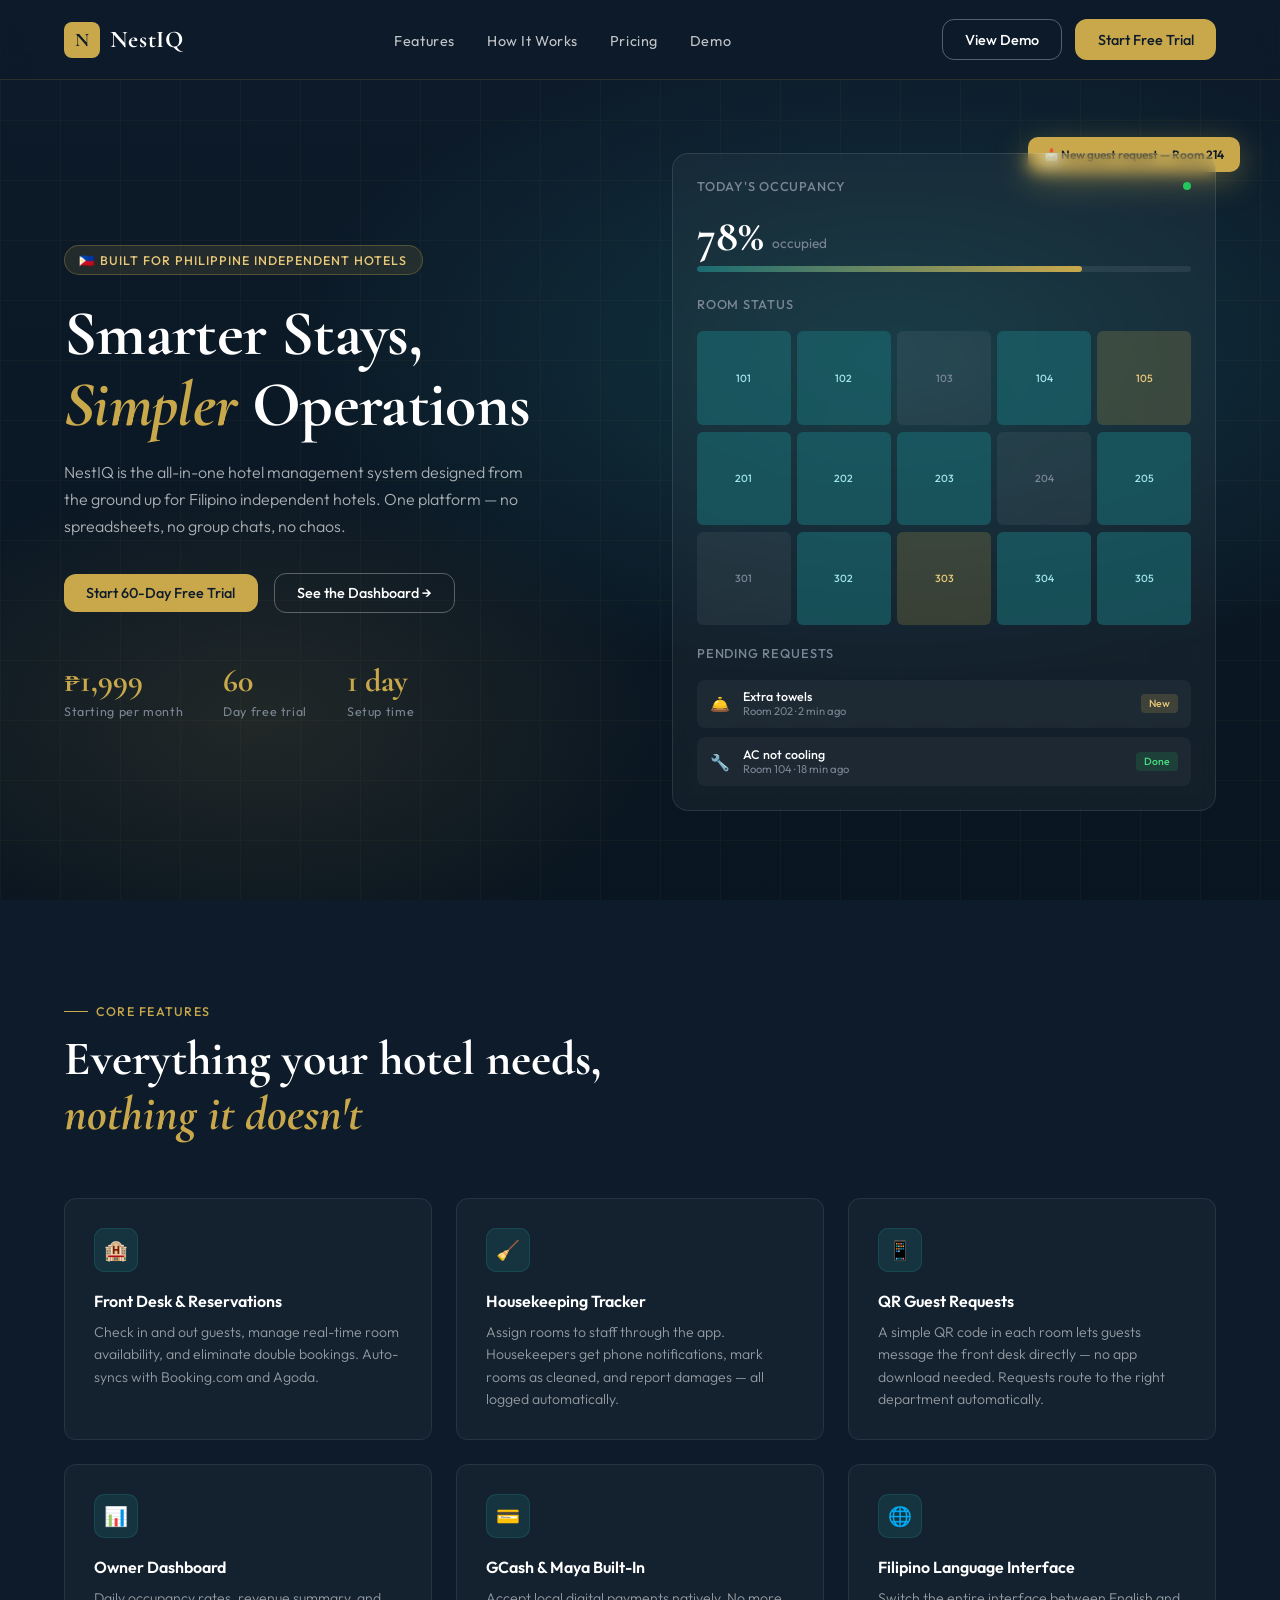
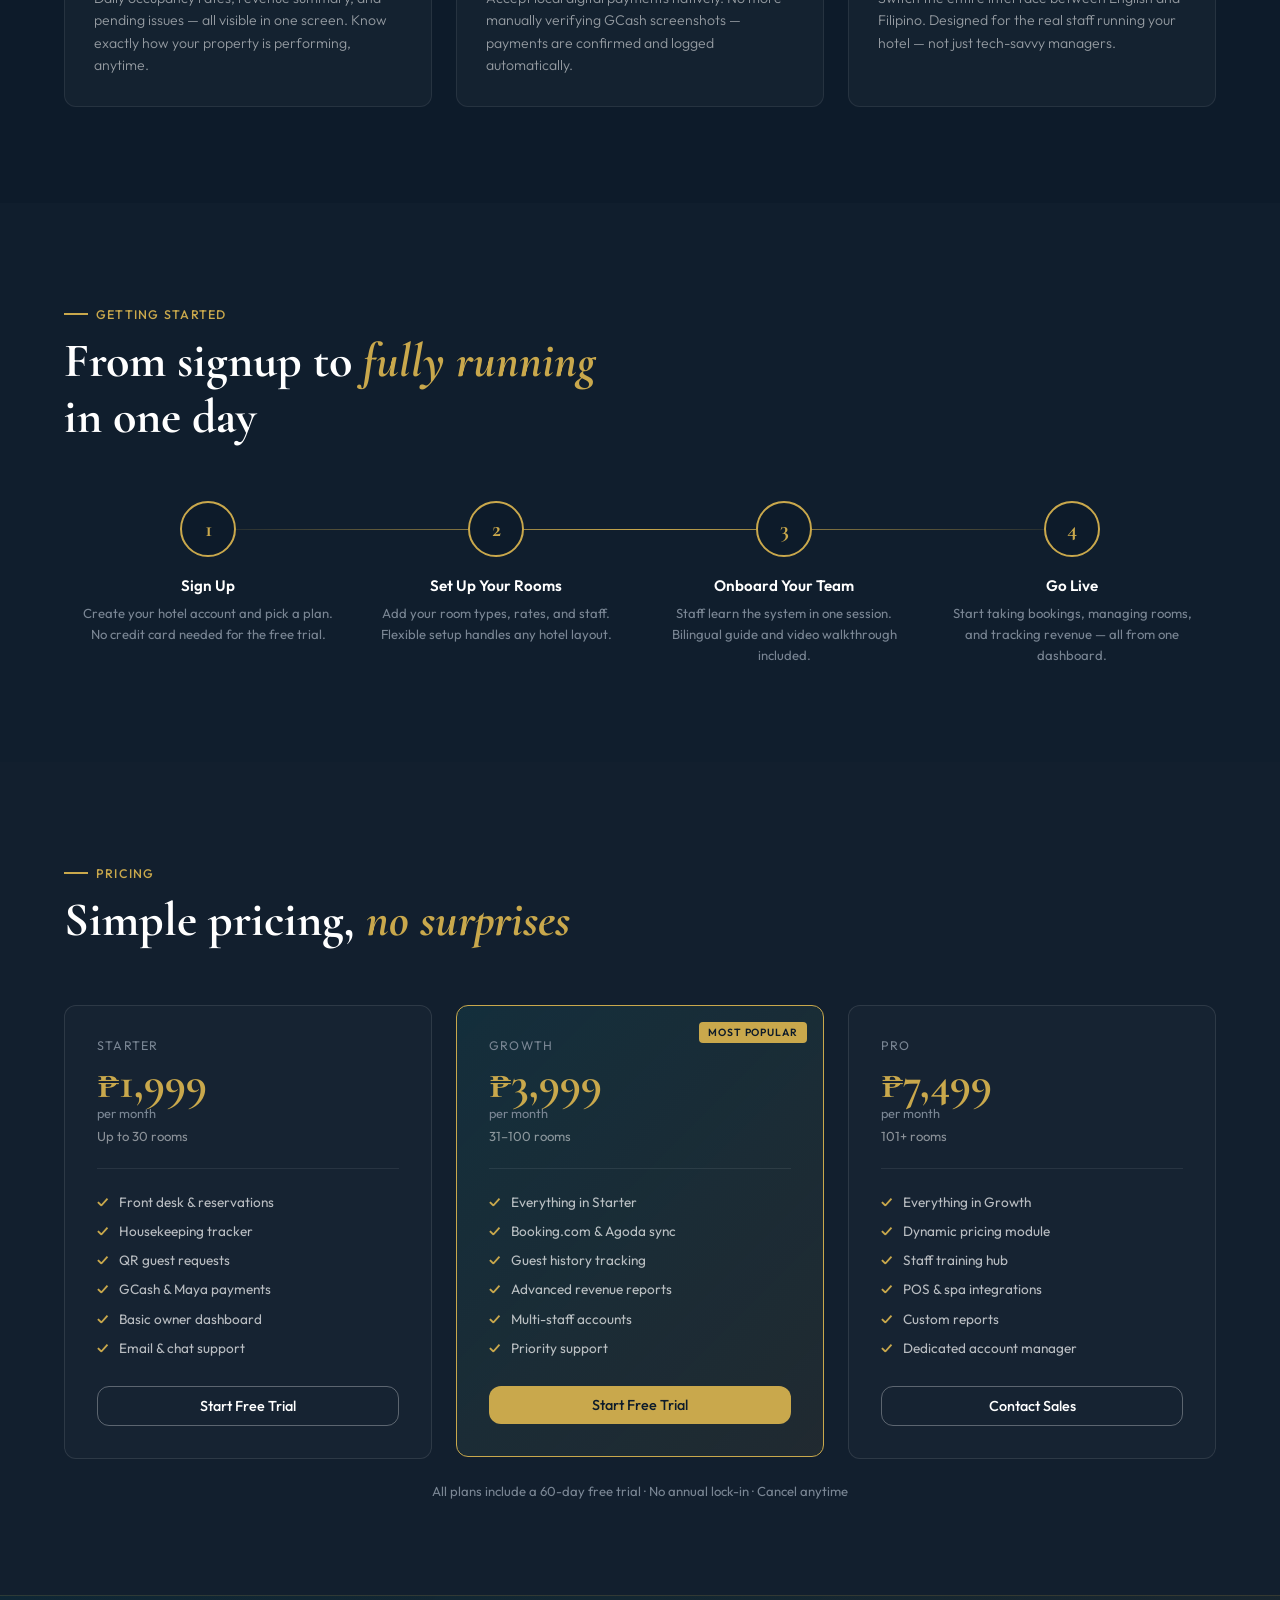
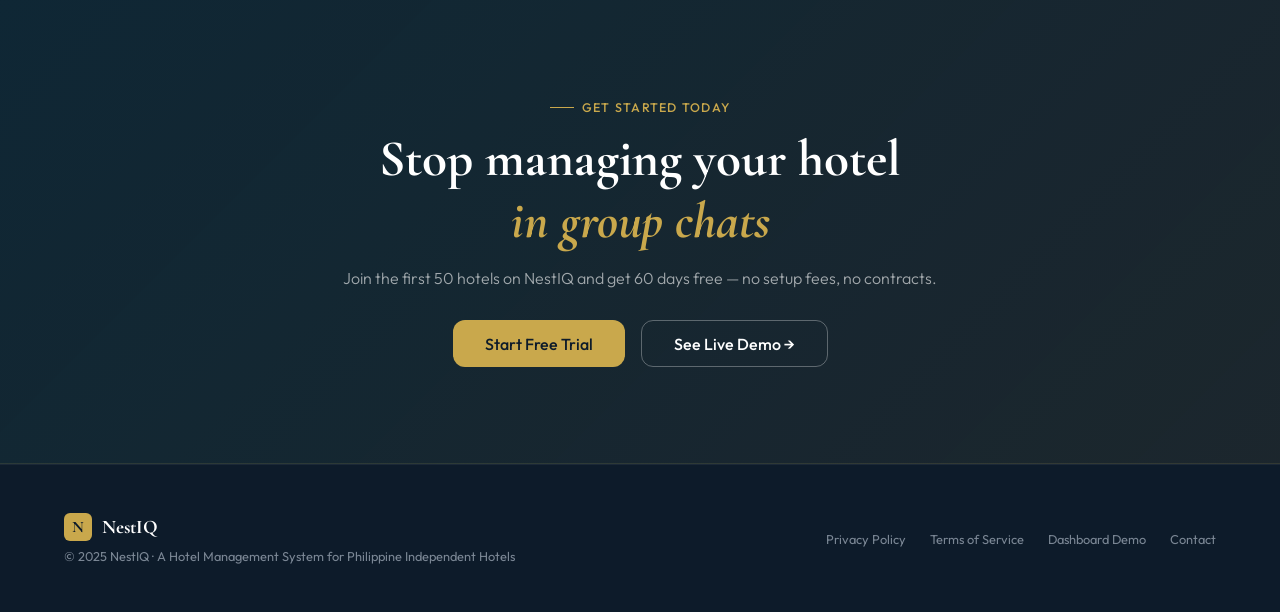
<file: index.html>
<!DOCTYPE html>
<html lang="en">
<head>
  <meta charset="UTF-8" />
  <meta name="viewport" content="width=device-width, initial-scale=1.0" />
  <title>NestIQ — Smarter Stays, Simpler Operations</title>
  <link rel="preconnect" href="https://fonts.googleapis.com" />
  <link rel="preconnect" href="https://fonts.gstatic.com" crossorigin />
  <link href="https://fonts.googleapis.com/css2?family=Cormorant+Garamond:ital,wght@0,400;0,600;0,700;1,400;1,600&family=Outfit:wght@300;400;500;600&display=swap" rel="stylesheet" />
  <style>
    *, *::before, *::after { box-sizing: border-box; margin: 0; padding: 0; }

    :root {
      --ink:      #0d1b2a;
      --ink-soft: #2c3e50;
      --gold:     #c9a84c;
      --gold-lt:  #e8c87a;
      --teal:     #1a6b72;
      --teal-lt:  #229aa5;
      --sand:     #f5f0e8;
      --sand-dk:  #e8e0d0;
      --white:    #ffffff;
      --muted:    #7a8694;
      --radius:   12px;
    }

    html { scroll-behavior: smooth; }

    body {
      font-family: 'Outfit', sans-serif;
      background: var(--ink);
      color: var(--white);
      overflow-x: hidden;
    }

    /* ── NAV ── */
    nav {
      position: fixed; top: 0; left: 0; right: 0; z-index: 100;
      display: flex; align-items: center; justify-content: space-between;
      padding: 1.2rem 5%;
      background: rgba(13, 27, 42, 0.85);
      backdrop-filter: blur(12px);
      border-bottom: 1px solid rgba(201,168,76,0.15);
      transition: background 0.3s;
    }

    .nav-logo {
      display: flex; align-items: center; gap: 0.6rem;
      text-decoration: none;
    }
    .nav-logo .logo-mark {
      width: 36px; height: 36px; background: var(--gold);
      border-radius: 8px; display: grid; place-items: center;
      font-family: 'Cormorant Garamond', serif;
      font-size: 1.2rem; font-weight: 700; color: var(--ink);
    }
    .nav-logo .logo-text {
      font-family: 'Cormorant Garamond', serif;
      font-size: 1.5rem; font-weight: 700; color: var(--white);
      letter-spacing: 0.03em;
    }

    .nav-links { display: flex; align-items: center; gap: 2rem; list-style: none; }
    .nav-links a {
      color: rgba(255,255,255,0.75); text-decoration: none;
      font-size: 0.9rem; font-weight: 400; letter-spacing: 0.04em;
      transition: color 0.2s;
    }
    .nav-links a:hover { color: var(--gold); }

    .btn {
      display: inline-flex; align-items: center; gap: 0.5rem;
      padding: 0.65rem 1.4rem; border-radius: var(--radius);
      font-family: 'Outfit', sans-serif; font-size: 0.9rem;
      font-weight: 500; text-decoration: none; cursor: pointer;
      border: none; transition: all 0.2s;
    }
    .btn-gold {
      background: var(--gold); color: var(--ink);
    }
    .btn-gold:hover { background: var(--gold-lt); transform: translateY(-1px); }
    .btn-outline {
      background: transparent; color: var(--white);
      border: 1.5px solid rgba(255,255,255,0.3);
    }
    .btn-outline:hover { border-color: var(--gold); color: var(--gold); }

    /* ── HERO ── */
    .hero {
      min-height: 100vh;
      display: grid; place-items: center;
      position: relative; overflow: hidden;
      padding: 8rem 5% 4rem;
    }

    .hero-bg {
      position: absolute; inset: 0; z-index: 0;
      background:
        radial-gradient(ellipse 80% 60% at 70% 40%, rgba(26,107,114,0.35) 0%, transparent 60%),
        radial-gradient(ellipse 60% 50% at 20% 80%, rgba(201,168,76,0.12) 0%, transparent 55%),
        linear-gradient(180deg, #0d1b2a 0%, #091520 100%);
    }

    .hero-grid {
      position: absolute; inset: 0; z-index: 0; opacity: 0.04;
      background-image:
        linear-gradient(var(--gold) 1px, transparent 1px),
        linear-gradient(90deg, var(--gold) 1px, transparent 1px);
      background-size: 60px 60px;
    }

    .hero-inner {
      position: relative; z-index: 1;
      display: grid; grid-template-columns: 1fr 1fr;
      gap: 4rem; align-items: center; max-width: 1200px; width: 100%;
    }

    .hero-badge {
      display: inline-flex; align-items: center; gap: 0.5rem;
      background: rgba(201,168,76,0.12); border: 1px solid rgba(201,168,76,0.3);
      color: var(--gold-lt); padding: 0.4rem 0.9rem; border-radius: 100px;
      font-size: 0.78rem; font-weight: 500; letter-spacing: 0.08em;
      text-transform: uppercase; margin-bottom: 1.5rem;
      animation: fadeUp 0.6s ease both;
    }

    .hero-title {
      font-family: 'Cormorant Garamond', serif;
      font-size: clamp(2.8rem, 5vw, 4.2rem);
      font-weight: 700; line-height: 1.1;
      letter-spacing: -0.01em;
      animation: fadeUp 0.6s 0.1s ease both;
    }

    .hero-title em {
      font-style: italic; color: var(--gold);
    }

    .hero-sub {
      margin-top: 1.2rem;
      color: rgba(255,255,255,0.65); line-height: 1.7;
      font-size: 1rem; font-weight: 300; max-width: 460px;
      animation: fadeUp 0.6s 0.2s ease both;
    }

    .hero-actions {
      display: flex; align-items: center; gap: 1rem; margin-top: 2rem;
      animation: fadeUp 0.6s 0.3s ease both;
    }

    .hero-stats {
      display: flex; gap: 2.5rem; margin-top: 3rem;
      animation: fadeUp 0.6s 0.4s ease both;
    }
    .stat-item { display: flex; flex-direction: column; gap: 0.2rem; }
    .stat-num {
      font-family: 'Cormorant Garamond', serif;
      font-size: 2rem; font-weight: 700; color: var(--gold);
    }
    .stat-label { font-size: 0.78rem; color: var(--muted); letter-spacing: 0.05em; }

    /* hero dashboard mockup */
    .hero-visual {
      position: relative;
      animation: fadeUp 0.8s 0.2s ease both;
    }

    .dashboard-card {
      background: rgba(255,255,255,0.04);
      border: 1px solid rgba(255,255,255,0.1);
      border-radius: 16px;
      padding: 1.5rem;
      backdrop-filter: blur(8px);
    }

    .dc-header {
      display: flex; align-items: center; justify-content: space-between;
      margin-bottom: 1.2rem;
    }
    .dc-title {
      font-size: 0.8rem; font-weight: 500; letter-spacing: 0.06em;
      text-transform: uppercase; color: var(--muted);
    }
    .dc-dot { width: 8px; height: 8px; border-radius: 50%; background: #22c55e; }

    .dc-occ-row { display: flex; align-items: flex-end; gap: 0.5rem; margin-bottom: 0.5rem; }
    .dc-occ-num {
      font-family: 'Cormorant Garamond', serif;
      font-size: 2.8rem; font-weight: 700; line-height: 1;
    }
    .dc-occ-unit { color: var(--muted); font-size: 0.85rem; padding-bottom: 0.4rem; }
    .dc-occ-bar {
      height: 6px; background: rgba(255,255,255,0.08);
      border-radius: 3px; overflow: hidden; margin-bottom: 1.5rem;
    }
    .dc-occ-fill {
      height: 100%; width: 78%; border-radius: 3px;
      background: linear-gradient(90deg, var(--teal), var(--gold));
    }

    .dc-rooms { display: grid; grid-template-columns: repeat(5,1fr); gap: 0.4rem; margin-bottom: 1.2rem; }
    .room-chip {
      aspect-ratio: 1; border-radius: 6px; display: grid; place-items: center;
      font-size: 0.65rem; font-weight: 500;
    }
    .room-chip.occ  { background: rgba(26,107,114,0.6); color: #a0e4e9; }
    .room-chip.free { background: rgba(255,255,255,0.06); color: var(--muted); }
    .room-chip.dirt { background: rgba(201,168,76,0.2); color: var(--gold-lt); }

    .dc-requests { display: flex; flex-direction: column; gap: 0.6rem; }
    .req-item {
      display: flex; align-items: center; gap: 0.8rem;
      background: rgba(255,255,255,0.04); border-radius: 8px; padding: 0.6rem 0.8rem;
    }
    .req-icon { font-size: 1rem; }
    .req-text { flex: 1; }
    .req-name { font-size: 0.78rem; font-weight: 500; }
    .req-room { font-size: 0.7rem; color: var(--muted); }
    .req-badge {
      font-size: 0.65rem; padding: 0.2rem 0.5rem; border-radius: 4px; font-weight: 500;
    }
    .req-badge.new { background: rgba(201,168,76,0.2); color: var(--gold-lt); }
    .req-badge.done { background: rgba(34,197,94,0.15); color: #4ade80; }

    .float-notif {
      position: absolute; top: -1rem; right: -1.5rem;
      background: var(--gold); color: var(--ink);
      border-radius: 10px; padding: 0.6rem 1rem;
      font-size: 0.75rem; font-weight: 600;
      box-shadow: 0 8px 32px rgba(201,168,76,0.4);
      animation: floatBob 3s ease-in-out infinite;
    }

    @keyframes floatBob {
      0%,100% { transform: translateY(0); }
      50%      { transform: translateY(-6px); }
    }

    /* ── FEATURES ── */
    .section { padding: 6rem 5%; }
    .section-inner { max-width: 1200px; margin: 0 auto; }

    .section-label {
      display: inline-flex; align-items: center; gap: 0.5rem;
      color: var(--gold); font-size: 0.78rem; font-weight: 500;
      letter-spacing: 0.1em; text-transform: uppercase; margin-bottom: 0.8rem;
    }
    .section-label::before {
      content: ''; display: block;
      width: 24px; height: 1.5px; background: var(--gold);
    }

    .section-title {
      font-family: 'Cormorant Garamond', serif;
      font-size: clamp(2rem, 4vw, 3rem); font-weight: 700; line-height: 1.15;
      max-width: 540px;
    }

    .section-title em { font-style: italic; color: var(--gold); }

    .features-grid {
      display: grid; grid-template-columns: repeat(3,1fr);
      gap: 1.5rem; margin-top: 3.5rem;
    }

    .feat-card {
      background: rgba(255,255,255,0.03);
      border: 1px solid rgba(255,255,255,0.08);
      border-radius: var(--radius); padding: 1.8rem;
      transition: border-color 0.3s, transform 0.3s;
      position: relative; overflow: hidden;
    }
    .feat-card::before {
      content: ''; position: absolute;
      top: 0; left: 0; right: 0; height: 2px;
      background: linear-gradient(90deg, var(--teal), var(--gold));
      opacity: 0; transition: opacity 0.3s;
    }
    .feat-card:hover { border-color: rgba(201,168,76,0.3); transform: translateY(-4px); }
    .feat-card:hover::before { opacity: 1; }

    .feat-icon {
      width: 44px; height: 44px; border-radius: 10px;
      background: rgba(26,107,114,0.25); border: 1px solid rgba(26,107,114,0.4);
      display: grid; place-items: center; font-size: 1.2rem; margin-bottom: 1.2rem;
    }

    .feat-title { font-weight: 600; font-size: 1rem; margin-bottom: 0.6rem; }
    .feat-desc { color: rgba(255,255,255,0.55); font-size: 0.88rem; line-height: 1.6; font-weight: 300; }

    /* ── PRICING ── */
    .pricing-section { background: rgba(255,255,255,0.02); }

    .pricing-grid {
      display: grid; grid-template-columns: repeat(3,1fr);
      gap: 1.5rem; margin-top: 3.5rem; align-items: start;
    }

    .price-card {
      border: 1px solid rgba(255,255,255,0.1);
      border-radius: var(--radius); padding: 2rem;
      position: relative; overflow: hidden;
      background: rgba(255,255,255,0.02);
      transition: transform 0.3s;
    }
    .price-card:hover { transform: translateY(-4px); }
    .price-card.featured {
      background: linear-gradient(135deg, rgba(26,107,114,0.2), rgba(201,168,76,0.08));
      border-color: var(--gold);
    }

    .price-badge {
      position: absolute; top: 1rem; right: 1rem;
      background: var(--gold); color: var(--ink);
      font-size: 0.65rem; font-weight: 600; letter-spacing: 0.08em;
      text-transform: uppercase; padding: 0.25rem 0.6rem; border-radius: 4px;
    }

    .price-tier { font-size: 0.78rem; color: var(--muted); letter-spacing: 0.1em; text-transform: uppercase; margin-bottom: 0.5rem; }
    .price-num {
      font-family: 'Cormorant Garamond', serif;
      font-size: 2.8rem; font-weight: 700; color: var(--gold); line-height: 1;
    }
    .price-period { font-size: 0.8rem; color: var(--muted); margin-bottom: 0.4rem; }
    .price-rooms { font-size: 0.82rem; color: rgba(255,255,255,0.5); margin-bottom: 1.5rem; }

    .price-divider { height: 1px; background: rgba(255,255,255,0.08); margin-bottom: 1.5rem; }

    .price-features { list-style: none; display: flex; flex-direction: column; gap: 0.7rem; margin-bottom: 1.8rem; }
    .price-features li {
      display: flex; gap: 0.7rem; align-items: flex-start;
      font-size: 0.85rem; color: rgba(255,255,255,0.7);
    }
    .price-features li::before { content: '✓'; color: var(--gold); font-weight: 700; flex-shrink: 0; }

    .btn-full { width: 100%; justify-content: center; }

    /* ── HOW IT WORKS ── */
    .steps-grid {
      display: grid; grid-template-columns: repeat(4,1fr);
      gap: 0; margin-top: 3.5rem; position: relative;
    }
    .steps-grid::before {
      content: ''; position: absolute;
      top: 28px; left: 10%; right: 10%; height: 1px;
      background: linear-gradient(90deg, transparent, var(--gold), transparent);
    }

    .step-item { text-align: center; padding: 0 1rem; position: relative; }
    .step-num {
      width: 56px; height: 56px; border-radius: 50%;
      background: var(--ink); border: 2px solid var(--gold);
      display: grid; place-items: center; margin: 0 auto 1.2rem;
      font-family: 'Cormorant Garamond', serif;
      font-size: 1.4rem; font-weight: 700; color: var(--gold);
      position: relative; z-index: 1;
    }
    .step-title { font-weight: 600; margin-bottom: 0.5rem; font-size: 0.95rem; }
    .step-desc { font-size: 0.82rem; color: var(--muted); line-height: 1.6; }

    /* ── CTA ── */
    .cta-section {
      padding: 6rem 5%;
      background: linear-gradient(135deg, rgba(26,107,114,0.15), rgba(201,168,76,0.08));
      border-top: 1px solid rgba(201,168,76,0.15);
      border-bottom: 1px solid rgba(201,168,76,0.15);
      text-align: center;
    }
    .cta-title {
      font-family: 'Cormorant Garamond', serif;
      font-size: clamp(2rem, 4vw, 3.2rem); font-weight: 700;
      margin-bottom: 1rem;
    }
    .cta-title em { font-style: italic; color: var(--gold); }
    .cta-sub { color: rgba(255,255,255,0.6); margin-bottom: 2rem; font-weight: 300; }

    /* ── FOOTER ── */
    footer {
      padding: 3rem 5%;
      display: flex; align-items: center; justify-content: space-between;
      border-top: 1px solid rgba(255,255,255,0.06);
    }
    .footer-copy { font-size: 0.8rem; color: var(--muted); }
    .footer-links { display: flex; gap: 1.5rem; }
    .footer-links a { font-size: 0.8rem; color: var(--muted); text-decoration: none; }
    .footer-links a:hover { color: var(--gold); }

    /* ── ANIMATIONS ── */
    @keyframes fadeUp {
      from { opacity: 0; transform: translateY(20px); }
      to   { opacity: 1; transform: translateY(0); }
    }

    /* ── RESPONSIVE ── */
    @media (max-width: 900px) {
      .hero-inner { grid-template-columns: 1fr; }
      .hero-visual { display: none; }
      .features-grid { grid-template-columns: 1fr 1fr; }
      .pricing-grid { grid-template-columns: 1fr; }
      .steps-grid { grid-template-columns: 1fr 1fr; gap: 2rem; }
      .steps-grid::before { display: none; }
      footer { flex-direction: column; gap: 1rem; text-align: center; }
    }
    @media (max-width: 600px) {
      .nav-links { display: none; }
      .features-grid { grid-template-columns: 1fr; }
    }
  </style>
</head>
<body>

<!-- NAV -->
<nav>
  <a class="nav-logo" href="index.html">
    <div class="logo-mark">N</div>
    <span class="logo-text">NestIQ</span>
  </a>
  <ul class="nav-links">
    <li><a href="#features">Features</a></li>
    <li><a href="#how">How It Works</a></li>
    <li><a href="#pricing">Pricing</a></li>
    <li><a href="dashboard.html">Demo</a></li>
  </ul>
  <div style="display:flex;gap:0.8rem;">
    <a href="dashboard.html" class="btn btn-outline">View Demo</a>
    <a href="#pricing" class="btn btn-gold">Start Free Trial</a>
  </div>
</nav>

<!-- HERO -->
<section class="hero">
  <div class="hero-bg"></div>
  <div class="hero-grid"></div>
  <div class="hero-inner">
    <div class="hero-content">
      <div class="hero-badge">🇵🇭 Built for Philippine Independent Hotels</div>
      <h1 class="hero-title">
        Smarter Stays,<br/><em>Simpler</em> Operations
      </h1>
      <p class="hero-sub">
        NestIQ is the all-in-one hotel management system designed from the ground up for Filipino independent hotels. One platform — no spreadsheets, no group chats, no chaos.
      </p>
      <div class="hero-actions">
        <a href="#pricing" class="btn btn-gold">Start 60-Day Free Trial</a>
        <a href="dashboard.html" class="btn btn-outline">See the Dashboard →</a>
      </div>
      <div class="hero-stats">
        <div class="stat-item">
          <span class="stat-num">₱1,999</span>
          <span class="stat-label">Starting per month</span>
        </div>
        <div class="stat-item">
          <span class="stat-num">60</span>
          <span class="stat-label">Day free trial</span>
        </div>
        <div class="stat-item">
          <span class="stat-num">1 day</span>
          <span class="stat-label">Setup time</span>
        </div>
      </div>
    </div>

    <!-- Dashboard Mockup -->
    <div class="hero-visual">
      <div class="float-notif">📩 New guest request — Room 214</div>
      <div class="dashboard-card">
        <div class="dc-header">
          <span class="dc-title">Today's Occupancy</span>
          <span class="dc-dot"></span>
        </div>
        <div class="dc-occ-row">
          <span class="dc-occ-num">78%</span>
          <span class="dc-occ-unit">occupied</span>
        </div>
        <div class="dc-occ-bar"><div class="dc-occ-fill"></div></div>

        <div class="dc-header">
          <span class="dc-title">Room Status</span>
        </div>
        <div class="dc-rooms">
          <div class="room-chip occ">101</div>
          <div class="room-chip occ">102</div>
          <div class="room-chip free">103</div>
          <div class="room-chip occ">104</div>
          <div class="room-chip dirt">105</div>
          <div class="room-chip occ">201</div>
          <div class="room-chip occ">202</div>
          <div class="room-chip occ">203</div>
          <div class="room-chip free">204</div>
          <div class="room-chip occ">205</div>
          <div class="room-chip free">301</div>
          <div class="room-chip occ">302</div>
          <div class="room-chip dirt">303</div>
          <div class="room-chip occ">304</div>
          <div class="room-chip occ">305</div>
        </div>

        <div class="dc-header">
          <span class="dc-title">Pending Requests</span>
        </div>
        <div class="dc-requests">
          <div class="req-item">
            <span class="req-icon">🛎️</span>
            <div class="req-text">
              <div class="req-name">Extra towels</div>
              <div class="req-room">Room 202 · 2 min ago</div>
            </div>
            <span class="req-badge new">New</span>
          </div>
          <div class="req-item">
            <span class="req-icon">🔧</span>
            <div class="req-text">
              <div class="req-name">AC not cooling</div>
              <div class="req-room">Room 104 · 18 min ago</div>
            </div>
            <span class="req-badge done">Done</span>
          </div>
        </div>
      </div>
    </div>
  </div>
</section>

<!-- FEATURES -->
<section class="section" id="features">
  <div class="section-inner">
    <div class="section-label">Core Features</div>
    <h2 class="section-title">Everything your hotel needs, <em>nothing it doesn't</em></h2>
    <div class="features-grid">
      <div class="feat-card">
        <div class="feat-icon">🏨</div>
        <div class="feat-title">Front Desk & Reservations</div>
        <div class="feat-desc">Check in and out guests, manage real-time room availability, and eliminate double bookings. Auto-syncs with Booking.com and Agoda.</div>
      </div>
      <div class="feat-card">
        <div class="feat-icon">🧹</div>
        <div class="feat-title">Housekeeping Tracker</div>
        <div class="feat-desc">Assign rooms to staff through the app. Housekeepers get phone notifications, mark rooms as cleaned, and report damages — all logged automatically.</div>
      </div>
      <div class="feat-card">
        <div class="feat-icon">📱</div>
        <div class="feat-title">QR Guest Requests</div>
        <div class="feat-desc">A simple QR code in each room lets guests message the front desk directly — no app download needed. Requests route to the right department automatically.</div>
      </div>
      <div class="feat-card">
        <div class="feat-icon">📊</div>
        <div class="feat-title">Owner Dashboard</div>
        <div class="feat-desc">Daily occupancy rates, revenue summary, and pending issues — all visible in one screen. Know exactly how your property is performing, anytime.</div>
      </div>
      <div class="feat-card">
        <div class="feat-icon">💳</div>
        <div class="feat-title">GCash & Maya Built-In</div>
        <div class="feat-desc">Accept local digital payments natively. No more manually verifying GCash screenshots — payments are confirmed and logged automatically.</div>
      </div>
      <div class="feat-card">
        <div class="feat-icon">🌐</div>
        <div class="feat-title">Filipino Language Interface</div>
        <div class="feat-desc">Switch the entire interface between English and Filipino. Designed for the real staff running your hotel — not just tech-savvy managers.</div>
      </div>
    </div>
  </div>
</section>

<!-- HOW IT WORKS -->
<section class="section" id="how" style="background:rgba(255,255,255,0.01);">
  <div class="section-inner">
    <div class="section-label">Getting Started</div>
    <h2 class="section-title">From signup to <em>fully running</em> in one day</h2>
    <div class="steps-grid">
      <div class="step-item">
        <div class="step-num">1</div>
        <div class="step-title">Sign Up</div>
        <div class="step-desc">Create your hotel account and pick a plan. No credit card needed for the free trial.</div>
      </div>
      <div class="step-item">
        <div class="step-num">2</div>
        <div class="step-title">Set Up Your Rooms</div>
        <div class="step-desc">Add your room types, rates, and staff. Flexible setup handles any hotel layout.</div>
      </div>
      <div class="step-item">
        <div class="step-num">3</div>
        <div class="step-title">Onboard Your Team</div>
        <div class="step-desc">Staff learn the system in one session. Bilingual guide and video walkthrough included.</div>
      </div>
      <div class="step-item">
        <div class="step-num">4</div>
        <div class="step-title">Go Live</div>
        <div class="step-desc">Start taking bookings, managing rooms, and tracking revenue — all from one dashboard.</div>
      </div>
    </div>
  </div>
</section>

<!-- PRICING -->
<section class="section pricing-section" id="pricing">
  <div class="section-inner">
    <div class="section-label">Pricing</div>
    <h2 class="section-title">Simple pricing, <em>no surprises</em></h2>
    <div class="pricing-grid">
      <!-- Starter -->
      <div class="price-card">
        <div class="price-tier">Starter</div>
        <div class="price-num">₱1,999</div>
        <div class="price-period">per month</div>
        <div class="price-rooms">Up to 30 rooms</div>
        <div class="price-divider"></div>
        <ul class="price-features">
          <li>Front desk & reservations</li>
          <li>Housekeeping tracker</li>
          <li>QR guest requests</li>
          <li>GCash & Maya payments</li>
          <li>Basic owner dashboard</li>
          <li>Email & chat support</li>
        </ul>
        <a href="#" class="btn btn-outline btn-full">Start Free Trial</a>
      </div>
      <!-- Growth -->
      <div class="price-card featured">
        <div class="price-badge">Most Popular</div>
        <div class="price-tier">Growth</div>
        <div class="price-num">₱3,999</div>
        <div class="price-period">per month</div>
        <div class="price-rooms">31–100 rooms</div>
        <div class="price-divider"></div>
        <ul class="price-features">
          <li>Everything in Starter</li>
          <li>Booking.com & Agoda sync</li>
          <li>Guest history tracking</li>
          <li>Advanced revenue reports</li>
          <li>Multi-staff accounts</li>
          <li>Priority support</li>
        </ul>
        <a href="#" class="btn btn-gold btn-full">Start Free Trial</a>
      </div>
      <!-- Pro -->
      <div class="price-card">
        <div class="price-tier">Pro</div>
        <div class="price-num">₱7,499</div>
        <div class="price-period">per month</div>
        <div class="price-rooms">101+ rooms</div>
        <div class="price-divider"></div>
        <ul class="price-features">
          <li>Everything in Growth</li>
          <li>Dynamic pricing module</li>
          <li>Staff training hub</li>
          <li>POS & spa integrations</li>
          <li>Custom reports</li>
          <li>Dedicated account manager</li>
        </ul>
        <a href="#" class="btn btn-outline btn-full">Contact Sales</a>
      </div>
    </div>
    <p style="text-align:center;color:var(--muted);font-size:0.82rem;margin-top:1.5rem;">All plans include a 60-day free trial · No annual lock-in · Cancel anytime</p>
  </div>
</section>

<!-- CTA -->
<section class="cta-section">
  <div class="section-label" style="justify-content:center;">Get Started Today</div>
  <h2 class="cta-title">Stop managing your hotel<br/><em>in group chats</em></h2>
  <p class="cta-sub">Join the first 50 hotels on NestIQ and get 60 days free — no setup fees, no contracts.</p>
  <div style="display:flex;gap:1rem;justify-content:center;flex-wrap:wrap;">
    <a href="#pricing" class="btn btn-gold" style="font-size:1rem;padding:0.8rem 2rem;">Start Free Trial</a>
    <a href="dashboard.html" class="btn btn-outline" style="font-size:1rem;padding:0.8rem 2rem;">See Live Demo →</a>
  </div>
</section>

<!-- FOOTER -->
<footer>
  <div>
    <div class="nav-logo" style="display:flex;align-items:center;gap:0.6rem;margin-bottom:0.4rem;">
      <div class="logo-mark" style="width:28px;height:28px;font-size:1rem;background:var(--gold);border-radius:6px;display:grid;place-items:center;font-family:'Cormorant Garamond',serif;font-weight:700;color:var(--ink);">N</div>
      <span style="font-family:'Cormorant Garamond',serif;font-size:1.2rem;font-weight:700;">NestIQ</span>
    </div>
    <p class="footer-copy">© 2025 NestIQ · A Hotel Management System for Philippine Independent Hotels</p>
  </div>
  <div class="footer-links">
    <a href="#">Privacy Policy</a>
    <a href="#">Terms of Service</a>
    <a href="dashboard.html">Dashboard Demo</a>
    <a href="#">Contact</a>
  </div>
</footer>

</body>
</html>
</file>
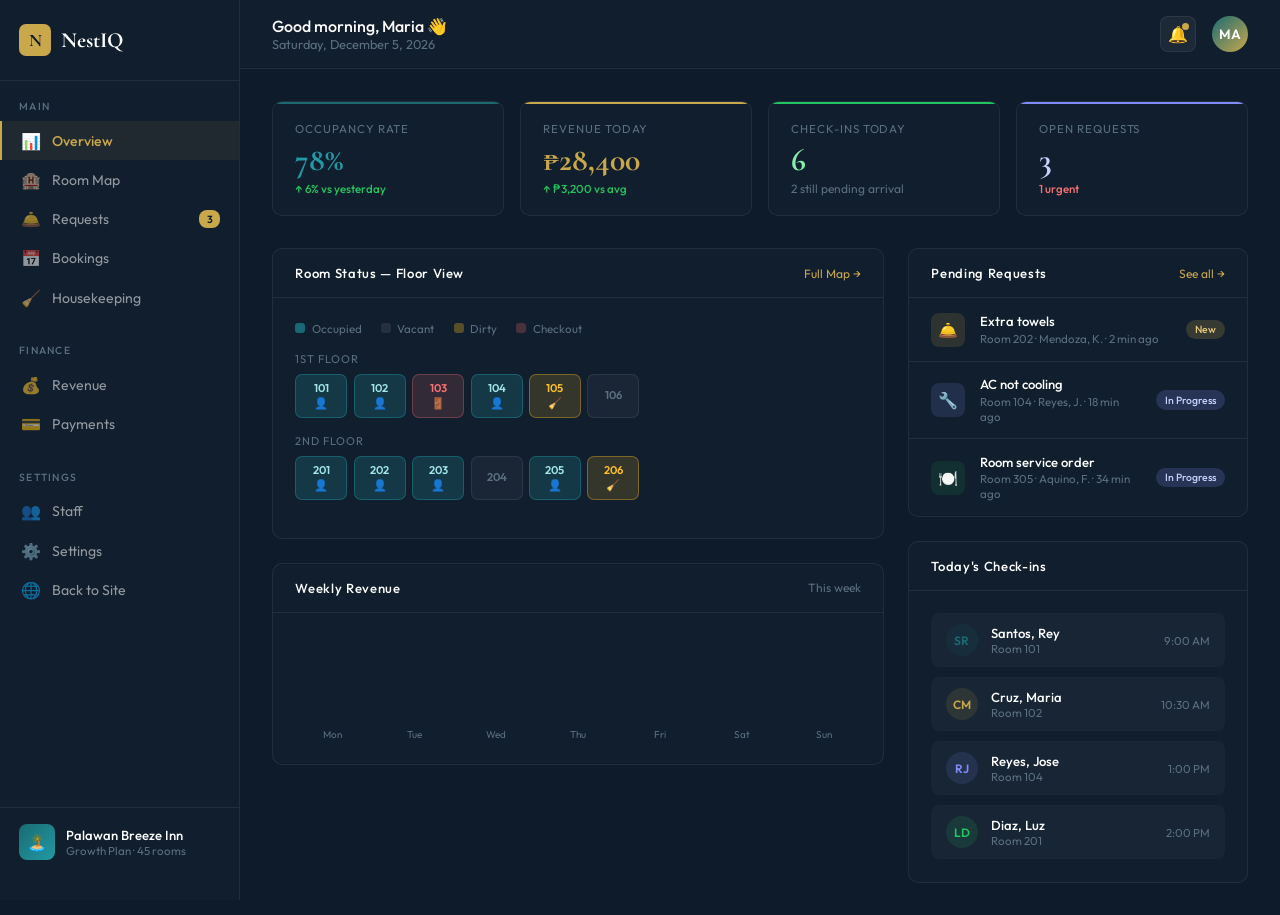
<file: dashboard.html>
<!DOCTYPE html>
<html lang="en">
<head>
  <meta charset="UTF-8" />
  <meta name="viewport" content="width=device-width, initial-scale=1.0" />
  <title>NestIQ — Dashboard</title>
  <link rel="preconnect" href="https://fonts.googleapis.com" />
  <link rel="preconnect" href="https://fonts.gstatic.com" crossorigin />
  <link href="https://fonts.googleapis.com/css2?family=Cormorant+Garamond:ital,wght@0,600;0,700;1,600&family=Outfit:wght@300;400;500;600&display=swap" rel="stylesheet" />
  <style>
    *, *::before, *::after { box-sizing: border-box; margin: 0; padding: 0; }

    :root {
      --ink:      #0d1b2a;
      --ink-soft: #132336;
      --panel:    #111e2d;
      --gold:     #c9a84c;
      --gold-lt:  #e8c87a;
      --teal:     #1a6b72;
      --teal-lt:  #229aa5;
      --sand:     #f5f0e8;
      --white:    #ffffff;
      --muted:    #5a7080;
      --border:   rgba(255,255,255,0.07);
      --radius:   10px;
      --green:    #22c55e;
      --red:      #f87171;
      --yellow:   #fbbf24;
    }

    body {
      font-family: 'Outfit', sans-serif;
      background: var(--ink); color: var(--white);
      display: grid; grid-template-columns: 240px 1fr;
      min-height: 100vh; overflow-x: hidden;
    }

    /* ── SIDEBAR ── */
    .sidebar {
      background: var(--panel);
      border-right: 1px solid var(--border);
      display: flex; flex-direction: column;
      padding: 1.5rem 0; position: sticky; top: 0; height: 100vh;
      overflow-y: auto;
    }

    .sidebar-logo {
      display: flex; align-items: center; gap: 0.6rem;
      padding: 0 1.2rem 1.5rem; border-bottom: 1px solid var(--border);
      text-decoration: none;
    }
    .logo-mark {
      width: 32px; height: 32px; background: var(--gold);
      border-radius: 7px; display: grid; place-items: center;
      font-family: 'Cormorant Garamond', serif;
      font-size: 1.1rem; font-weight: 700; color: var(--ink);
    }
    .logo-text {
      font-family: 'Cormorant Garamond', serif;
      font-size: 1.35rem; font-weight: 700; color: var(--white);
    }

    .sidebar-section { padding: 1.2rem 0 0.5rem; }
    .sidebar-section-label {
      font-size: 0.65rem; letter-spacing: 0.12em; text-transform: uppercase;
      color: var(--muted); padding: 0 1.2rem 0.5rem; font-weight: 500;
    }

    .nav-item {
      display: flex; align-items: center; gap: 0.7rem;
      padding: 0.6rem 1.2rem; font-size: 0.88rem; font-weight: 400;
      color: rgba(255,255,255,0.55); cursor: pointer; border: none;
      background: none; width: 100%; text-align: left;
      border-left: 2px solid transparent; transition: all 0.15s;
      text-decoration: none;
    }
    .nav-item:hover { color: var(--white); background: rgba(255,255,255,0.04); }
    .nav-item.active {
      color: var(--gold); background: rgba(201,168,76,0.08);
      border-left-color: var(--gold); font-weight: 500;
    }
    .nav-item .icon { font-size: 1rem; width: 20px; text-align: center; }
    .nav-badge {
      margin-left: auto; background: var(--gold); color: var(--ink);
      font-size: 0.65rem; font-weight: 600; padding: 0.15rem 0.45rem;
      border-radius: 8px;
    }

    .sidebar-footer {
      margin-top: auto; padding: 1rem 1.2rem;
      border-top: 1px solid var(--border);
    }
    .hotel-info { display: flex; align-items: center; gap: 0.7rem; }
    .hotel-avatar {
      width: 36px; height: 36px; border-radius: 8px;
      background: linear-gradient(135deg, var(--teal), var(--teal-lt));
      display: grid; place-items: center; font-size: 1rem; flex-shrink: 0;
    }
    .hotel-name { font-size: 0.82rem; font-weight: 500; }
    .hotel-plan { font-size: 0.72rem; color: var(--muted); }

    /* ── MAIN ── */
    .main { display: flex; flex-direction: column; overflow-x: hidden; }

    .topbar {
      display: flex; align-items: center; justify-content: space-between;
      padding: 1rem 2rem; border-bottom: 1px solid var(--border);
      background: var(--panel); position: sticky; top: 0; z-index: 10;
    }

    .topbar-title { font-size: 1rem; font-weight: 500; }
    .topbar-date { font-size: 0.8rem; color: var(--muted); }

    .topbar-right { display: flex; align-items: center; gap: 1rem; }

    .notif-btn {
      position: relative; background: rgba(255,255,255,0.05);
      border: 1px solid var(--border); border-radius: 8px;
      width: 36px; height: 36px; display: grid; place-items: center;
      cursor: pointer; font-size: 1rem; transition: background 0.2s;
    }
    .notif-btn:hover { background: rgba(255,255,255,0.1); }
    .notif-dot {
      position: absolute; top: 6px; right: 6px;
      width: 7px; height: 7px; border-radius: 50%; background: var(--gold);
    }

    .avatar-btn {
      width: 36px; height: 36px; border-radius: 50%;
      background: linear-gradient(135deg, var(--teal), var(--gold));
      display: grid; place-items: center; font-size: 0.85rem;
      font-weight: 600; cursor: pointer; border: none; color: var(--white);
    }

    .content { padding: 2rem; flex: 1; }

    /* KPI CARDS */
    .kpi-grid { display: grid; grid-template-columns: repeat(4,1fr); gap: 1rem; margin-bottom: 2rem; }
    .kpi-card {
      background: var(--panel); border: 1px solid var(--border);
      border-radius: var(--radius); padding: 1.2rem 1.4rem;
      position: relative; overflow: hidden; transition: transform 0.2s;
    }
    .kpi-card:hover { transform: translateY(-2px); }
    .kpi-card::after {
      content: ''; position: absolute;
      top: 0; left: 0; right: 0; height: 2px;
    }
    .kpi-card:nth-child(1)::after { background: var(--teal); }
    .kpi-card:nth-child(2)::after { background: var(--gold); }
    .kpi-card:nth-child(3)::after { background: var(--green); }
    .kpi-card:nth-child(4)::after { background: #818cf8; }

    .kpi-label { font-size: 0.72rem; color: var(--muted); letter-spacing: 0.08em; text-transform: uppercase; margin-bottom: 0.5rem; }
    .kpi-val {
      font-family: 'Cormorant Garamond', serif;
      font-size: 2rem; font-weight: 700; line-height: 1;
    }
    .kpi-sub { font-size: 0.75rem; color: var(--muted); margin-top: 0.3rem; }
    .kpi-trend {
      display: inline-flex; align-items: center; gap: 0.25rem;
      font-size: 0.72rem; font-weight: 500;
    }
    .kpi-trend.up { color: var(--green); }
    .kpi-trend.down { color: var(--red); }

    /* GRID LAYOUT */
    .dashboard-grid { display: grid; grid-template-columns: 1fr 340px; gap: 1.5rem; }

    /* ROOM MAP */
    .card {
      background: var(--panel); border: 1px solid var(--border);
      border-radius: var(--radius); overflow: hidden;
    }
    .card-header {
      display: flex; align-items: center; justify-content: space-between;
      padding: 1rem 1.4rem; border-bottom: 1px solid var(--border);
    }
    .card-title { font-size: 0.82rem; font-weight: 500; letter-spacing: 0.05em; }
    .card-action {
      font-size: 0.75rem; color: var(--gold); cursor: pointer;
      background: none; border: none; font-family: 'Outfit', sans-serif;
    }
    .card-body { padding: 1.4rem; }

    .legend { display: flex; gap: 1.2rem; flex-wrap: wrap; margin-bottom: 1rem; }
    .legend-item { display: flex; align-items: center; gap: 0.4rem; font-size: 0.72rem; color: var(--muted); }
    .legend-dot { width: 10px; height: 10px; border-radius: 3px; }

    .room-floor { margin-bottom: 1rem; }
    .floor-label { font-size: 0.7rem; color: var(--muted); letter-spacing: 0.08em; text-transform: uppercase; margin-bottom: 0.5rem; }
    .floor-rooms { display: flex; flex-wrap: wrap; gap: 0.4rem; }

    .room-tile {
      width: 52px; height: 44px; border-radius: 7px;
      display: flex; flex-direction: column; align-items: center; justify-content: center;
      gap: 0.1rem; cursor: pointer; transition: transform 0.15s, box-shadow 0.15s;
      border: 1.5px solid transparent;
    }
    .room-tile:hover { transform: scale(1.08); box-shadow: 0 4px 16px rgba(0,0,0,0.4); }
    .room-tile.occupied  { background: rgba(26,107,114,0.35); border-color: rgba(34,154,165,0.4); }
    .room-tile.vacant    { background: rgba(255,255,255,0.04); border-color: rgba(255,255,255,0.08); }
    .room-tile.dirty     { background: rgba(251,191,36,0.15); border-color: rgba(251,191,36,0.35); }
    .room-tile.checkout  { background: rgba(248,113,113,0.15); border-color: rgba(248,113,113,0.3); }
    .room-tile.maintenance { background: rgba(129,140,248,0.15); border-color: rgba(129,140,248,0.3); }

    .room-tile .r-num { font-size: 0.7rem; font-weight: 600; }
    .room-tile.occupied .r-num  { color: #a0e4e9; }
    .room-tile.vacant .r-num    { color: var(--muted); }
    .room-tile.dirty .r-num     { color: var(--yellow); }
    .room-tile.checkout .r-num  { color: var(--red); }
    .room-tile.maintenance .r-num { color: #a5b4fc; }
    .room-tile .r-icon { font-size: 0.7rem; }

    /* REQUESTS */
    .req-list { display: flex; flex-direction: column; gap: 0; }
    .req-row {
      display: flex; align-items: center; gap: 0.9rem;
      padding: 0.9rem 1.4rem; border-bottom: 1px solid var(--border);
      transition: background 0.15s; cursor: pointer;
    }
    .req-row:last-child { border-bottom: none; }
    .req-row:hover { background: rgba(255,255,255,0.03); }

    .req-icon-wrap {
      width: 34px; height: 34px; border-radius: 8px;
      display: grid; place-items: center; font-size: 1rem; flex-shrink: 0;
    }
    .req-icon-wrap.bell     { background: rgba(201,168,76,0.15); }
    .req-icon-wrap.tool     { background: rgba(129,140,248,0.15); }
    .req-icon-wrap.food     { background: rgba(34,197,94,0.1); }
    .req-icon-wrap.clean    { background: rgba(34,154,165,0.15); }

    .req-info { flex: 1; }
    .req-info .r-title { font-size: 0.82rem; font-weight: 500; }
    .req-info .r-meta  { font-size: 0.72rem; color: var(--muted); margin-top: 0.1rem; }

    .status-pill {
      font-size: 0.65rem; font-weight: 500; padding: 0.2rem 0.55rem;
      border-radius: 100px; white-space: nowrap;
    }
    .status-pill.new      { background: rgba(201,168,76,0.2); color: var(--gold-lt); }
    .status-pill.progress { background: rgba(129,140,248,0.2); color: #c7d2fe; }
    .status-pill.done     { background: rgba(34,197,94,0.15); color: #86efac; }

    /* REVENUE CHART */
    .rev-chart { display: flex; align-items: flex-end; gap: 0.5rem; height: 80px; margin-bottom: 0.8rem; }
    .rev-bar-wrap { flex: 1; display: flex; flex-direction: column; align-items: center; gap: 0.3rem; }
    .rev-bar {
      width: 100%; border-radius: 4px 4px 0 0;
      background: linear-gradient(180deg, var(--teal-lt), var(--teal));
      transition: height 0.5s ease;
    }
    .rev-label { font-size: 0.62rem; color: var(--muted); }

    /* CHECK-INS TODAY */
    .checkin-list { display: flex; flex-direction: column; gap: 0.6rem; }
    .checkin-row {
      display: flex; align-items: center; gap: 0.8rem;
      background: rgba(255,255,255,0.03); border-radius: 8px; padding: 0.7rem 0.9rem;
    }
    .guest-avatar {
      width: 32px; height: 32px; border-radius: 50%;
      display: grid; place-items: center;
      font-size: 0.75rem; font-weight: 600; flex-shrink: 0;
    }
    .checkin-info { flex: 1; }
    .checkin-info .g-name { font-size: 0.82rem; font-weight: 500; }
    .checkin-info .g-room { font-size: 0.72rem; color: var(--muted); }
    .checkin-time { font-size: 0.72rem; color: var(--muted); }

    /* TOAST */
    .toast-container { position: fixed; bottom: 1.5rem; right: 1.5rem; display: flex; flex-direction: column; gap: 0.6rem; z-index: 200; }
    .toast {
      background: var(--panel); border: 1px solid var(--border);
      border-radius: 10px; padding: 0.8rem 1rem;
      display: flex; align-items: center; gap: 0.7rem;
      box-shadow: 0 8px 32px rgba(0,0,0,0.5);
      animation: slideIn 0.3s ease;
      min-width: 260px;
    }
    .toast-icon { font-size: 1.1rem; }
    .toast-body { flex: 1; }
    .toast-title { font-size: 0.82rem; font-weight: 500; }
    .toast-sub { font-size: 0.72rem; color: var(--muted); }
    .toast-close { color: var(--muted); cursor: pointer; font-size: 1.1rem; }

    @keyframes slideIn { from { opacity:0; transform: translateX(20px); } to { opacity:1; transform: translateX(0); } }

    /* MODAL */
    .modal-overlay {
      position: fixed; inset: 0; background: rgba(0,0,0,0.7);
      display: none; place-items: center; z-index: 150;
      backdrop-filter: blur(4px);
    }
    .modal-overlay.open { display: grid; }
    .modal {
      background: var(--panel); border: 1px solid var(--border);
      border-radius: 16px; padding: 2rem; max-width: 420px; width: 90%;
      animation: fadeUp 0.25s ease;
    }
    .modal-title { font-family: 'Cormorant Garamond', serif; font-size: 1.5rem; font-weight: 700; margin-bottom: 1rem; }
    .modal-row { display: flex; justify-content: space-between; align-items: center; padding: 0.6rem 0; border-bottom: 1px solid var(--border); }
    .modal-row:last-of-type { border-bottom: none; }
    .modal-key { font-size: 0.8rem; color: var(--muted); }
    .modal-val { font-size: 0.85rem; font-weight: 500; }
    .modal-actions { display: flex; gap: 0.8rem; margin-top: 1.2rem; }
    .btn-sm {
      flex: 1; padding: 0.6rem 1rem; border-radius: 8px;
      font-family: 'Outfit', sans-serif; font-size: 0.82rem;
      font-weight: 500; cursor: pointer; border: none;
      transition: all 0.15s; text-align: center;
    }
    .btn-sm-gold { background: var(--gold); color: var(--ink); }
    .btn-sm-gold:hover { background: var(--gold-lt); }
    .btn-sm-outline { background: transparent; color: var(--white); border: 1px solid var(--border); }
    .btn-sm-outline:hover { border-color: var(--gold); color: var(--gold); }

    @keyframes fadeUp { from { opacity:0; transform: translateY(16px); } to { opacity:1; transform: translateY(0); } }

    /* TAB SWITCHER */
    .tabs { display: flex; gap: 0; border-bottom: 1px solid var(--border); }
    .tab-btn {
      padding: 0.7rem 1.2rem; font-size: 0.82rem; font-weight: 400;
      color: var(--muted); cursor: pointer; border: none;
      background: none; font-family: 'Outfit', sans-serif;
      border-bottom: 2px solid transparent; margin-bottom: -1px;
      transition: all 0.15s;
    }
    .tab-btn.active { color: var(--gold); border-bottom-color: var(--gold); font-weight: 500; }
    .tab-btn:hover:not(.active) { color: var(--white); }

    .tab-content { display: none; }
    .tab-content.active { display: block; }

    /* RESPONSIVE */
    @media (max-width: 1100px) {
      .dashboard-grid { grid-template-columns: 1fr; }
      .kpi-grid { grid-template-columns: repeat(2,1fr); }
    }
    @media (max-width: 700px) {
      body { grid-template-columns: 1fr; }
      .sidebar { display: none; }
      .kpi-grid { grid-template-columns: 1fr 1fr; }
    }
  </style>
</head>
<body>

<!-- SIDEBAR -->
<aside class="sidebar">
  <a href="index.html" class="sidebar-logo">
    <div class="logo-mark">N</div>
    <span class="logo-text">NestIQ</span>
  </a>

  <div class="sidebar-section">
    <div class="sidebar-section-label">Main</div>
    <a href="#" class="nav-item active" onclick="setTab(event,'overview')">
      <span class="icon">📊</span> Overview
    </a>
    <a href="#" class="nav-item" onclick="setTab(event,'rooms')">
      <span class="icon">🏨</span> Room Map
    </a>
    <a href="#" class="nav-item" onclick="setTab(event,'requests')">
      <span class="icon">🛎️</span> Requests
      <span class="nav-badge">3</span>
    </a>
    <a href="#" class="nav-item" onclick="setTab(event,'bookings')">
      <span class="icon">📅</span> Bookings
    </a>
    <a href="#" class="nav-item" onclick="setTab(event,'housekeeping')">
      <span class="icon">🧹</span> Housekeeping
    </a>
  </div>

  <div class="sidebar-section">
    <div class="sidebar-section-label">Finance</div>
    <a href="#" class="nav-item" onclick="setTab(event,'revenue')">
      <span class="icon">💰</span> Revenue
    </a>
    <a href="#" class="nav-item">
      <span class="icon">💳</span> Payments
    </a>
  </div>

  <div class="sidebar-section">
    <div class="sidebar-section-label">Settings</div>
    <a href="#" class="nav-item"><span class="icon">👥</span> Staff</a>
    <a href="#" class="nav-item"><span class="icon">⚙️</span> Settings</a>
    <a href="index.html" class="nav-item"><span class="icon">🌐</span> Back to Site</a>
  </div>

  <div class="sidebar-footer">
    <div class="hotel-info">
      <div class="hotel-avatar">🏝️</div>
      <div>
        <div class="hotel-name">Palawan Breeze Inn</div>
        <div class="hotel-plan">Growth Plan · 45 rooms</div>
      </div>
    </div>
  </div>
</aside>

<!-- MAIN CONTENT -->
<main class="main">
  <div class="topbar">
    <div>
      <div class="topbar-title">Good morning, Maria 👋</div>
      <div class="topbar-date" id="todayDate"></div>
    </div>
    <div class="topbar-right">
      <div class="notif-btn" onclick="triggerToast()">🔔<span class="notif-dot"></span></div>
      <div class="avatar-btn">MA</div>
    </div>
  </div>

  <div class="content">

    <!-- OVERVIEW TAB -->
    <div class="tab-content active" id="tab-overview">
      <!-- KPIs -->
      <div class="kpi-grid">
        <div class="kpi-card">
          <div class="kpi-label">Occupancy Rate</div>
          <div class="kpi-val" style="color:var(--teal-lt);">78%</div>
          <div class="kpi-sub"><span class="kpi-trend up">↑ 6% vs yesterday</span></div>
        </div>
        <div class="kpi-card">
          <div class="kpi-label">Revenue Today</div>
          <div class="kpi-val" style="color:var(--gold);">₱28,400</div>
          <div class="kpi-sub"><span class="kpi-trend up">↑ ₱3,200 vs avg</span></div>
        </div>
        <div class="kpi-card">
          <div class="kpi-label">Check-ins Today</div>
          <div class="kpi-val" style="color:#86efac;">6</div>
          <div class="kpi-sub">2 still pending arrival</div>
        </div>
        <div class="kpi-card">
          <div class="kpi-label">Open Requests</div>
          <div class="kpi-val" style="color:#c7d2fe;">3</div>
          <div class="kpi-sub"><span class="kpi-trend down">1 urgent</span></div>
        </div>
      </div>

      <div class="dashboard-grid">
        <!-- LEFT: Rooms + Revenue -->
        <div style="display:flex;flex-direction:column;gap:1.5rem;">

          <!-- Room Status Summary -->
          <div class="card">
            <div class="card-header">
              <span class="card-title">Room Status — Floor View</span>
              <button class="card-action" onclick="setTab(event,'rooms')">Full Map →</button>
            </div>
            <div class="card-body">
              <div class="legend">
                <div class="legend-item"><div class="legend-dot" style="background:rgba(34,154,165,0.6)"></div>Occupied</div>
                <div class="legend-item"><div class="legend-dot" style="background:rgba(255,255,255,0.08)"></div>Vacant</div>
                <div class="legend-item"><div class="legend-dot" style="background:rgba(251,191,36,0.3)"></div>Dirty</div>
                <div class="legend-item"><div class="legend-dot" style="background:rgba(248,113,113,0.25)"></div>Checkout</div>
              </div>
              <div id="roomMapMini"></div>
            </div>
          </div>

          <!-- Revenue chart -->
          <div class="card">
            <div class="card-header">
              <span class="card-title">Weekly Revenue</span>
              <span style="font-size:0.75rem;color:var(--muted);">This week</span>
            </div>
            <div class="card-body">
              <div class="rev-chart" id="revChart"></div>
              <div style="display:flex;gap:0.5rem;" id="revLabels"></div>
            </div>
          </div>
        </div>

        <!-- RIGHT: Requests + Check-ins -->
        <div style="display:flex;flex-direction:column;gap:1.5rem;">

          <!-- Requests -->
          <div class="card">
            <div class="card-header">
              <span class="card-title">Pending Requests</span>
              <button class="card-action" onclick="setTab(event,'requests')">See all →</button>
            </div>
            <div class="req-list" id="reqListMini"></div>
          </div>

          <!-- Check-ins -->
          <div class="card">
            <div class="card-header">
              <span class="card-title">Today's Check-ins</span>
            </div>
            <div class="card-body">
              <div class="checkin-list" id="checkinList"></div>
            </div>
          </div>
        </div>
      </div>
    </div>

    <!-- ROOMS TAB -->
    <div class="tab-content" id="tab-rooms">
      <div class="card">
        <div class="card-header">
          <span class="card-title">Full Room Map</span>
          <div style="display:flex;gap:0.5rem;">
            <span style="font-size:0.75rem;color:var(--muted);">45 rooms · 35 occupied</span>
          </div>
        </div>
        <div class="card-body">
          <div class="legend" style="margin-bottom:1.5rem;">
            <div class="legend-item"><div class="legend-dot" style="background:rgba(34,154,165,0.5)"></div>Occupied</div>
            <div class="legend-item"><div class="legend-dot" style="background:rgba(255,255,255,0.06)"></div>Vacant</div>
            <div class="legend-item"><div class="legend-dot" style="background:rgba(251,191,36,0.2)"></div>Needs Cleaning</div>
            <div class="legend-item"><div class="legend-dot" style="background:rgba(248,113,113,0.2)"></div>Check-out</div>
            <div class="legend-item"><div class="legend-dot" style="background:rgba(129,140,248,0.2)"></div>Maintenance</div>
          </div>
          <div id="roomMapFull"></div>
        </div>
      </div>
    </div>

    <!-- REQUESTS TAB -->
    <div class="tab-content" id="tab-requests">
      <div class="card">
        <div class="card-header">
          <span class="card-title">All Guest Requests</span>
          <span style="font-size:0.75rem;color:var(--muted);">Tap a request to update its status</span>
        </div>
        <div class="req-list" id="reqListFull"></div>
      </div>
    </div>

    <!-- BOOKINGS TAB -->
    <div class="tab-content" id="tab-bookings">
      <div class="card">
        <div class="card-header"><span class="card-title">Upcoming Bookings</span></div>
        <div class="card-body">
          <div id="bookingsList"></div>
        </div>
      </div>
    </div>

    <!-- HOUSEKEEPING TAB -->
    <div class="tab-content" id="tab-housekeeping">
      <div class="card">
        <div class="card-header"><span class="card-title">Housekeeping Tasks</span></div>
        <div class="req-list" id="hkList"></div>
      </div>
    </div>

    <!-- REVENUE TAB -->
    <div class="tab-content" id="tab-revenue">
      <div class="kpi-grid" style="margin-bottom:1.5rem;">
        <div class="kpi-card">
          <div class="kpi-label">Monthly Revenue</div>
          <div class="kpi-val" style="color:var(--gold);">₱742,800</div>
          <div class="kpi-sub"><span class="kpi-trend up">↑ 12% vs last month</span></div>
        </div>
        <div class="kpi-card">
          <div class="kpi-label">Avg Daily Rate</div>
          <div class="kpi-val" style="color:var(--teal-lt);">₱2,480</div>
          <div class="kpi-sub">Per occupied room</div>
        </div>
        <div class="kpi-card">
          <div class="kpi-label">RevPAR</div>
          <div class="kpi-val" style="color:#86efac;">₱1,934</div>
          <div class="kpi-sub">Revenue per available room</div>
        </div>
        <div class="kpi-card">
          <div class="kpi-label">Online Booking %</div>
          <div class="kpi-val" style="color:#c7d2fe;">64%</div>
          <div class="kpi-sub">Agoda + Booking.com</div>
        </div>
      </div>
      <div class="card">
        <div class="card-header"><span class="card-title">Monthly Revenue Trend</span></div>
        <div class="card-body">
          <div id="monthlyChart" style="display:flex;align-items:flex-end;gap:0.5rem;height:120px;margin-bottom:0.8rem;"></div>
          <div style="display:flex;gap:0.5rem;" id="monthlyLabels"></div>
        </div>
      </div>
    </div>

  </div><!-- /content -->
</main>

<!-- ROOM MODAL -->
<div class="modal-overlay" id="roomModal">
  <div class="modal">
    <div class="modal-title" id="modalTitle">Room 101</div>
    <div id="modalRows"></div>
    <div class="modal-actions">
      <button class="btn-sm btn-sm-gold" onclick="closeModal()">Mark Cleaned</button>
      <button class="btn-sm btn-sm-outline" onclick="closeModal()">Close</button>
    </div>
  </div>
</div>

<!-- TOASTS -->
<div class="toast-container" id="toastContainer"></div>

<script>
  // ── DATA ──
  const rooms = [
    { id:'101', status:'occupied',  guest:'Santos, R.',    type:'Deluxe' },
    { id:'102', status:'occupied',  guest:'Cruz, M.',      type:'Deluxe' },
    { id:'103', status:'checkout',  guest:'—',             type:'Standard' },
    { id:'104', status:'occupied',  guest:'Reyes, J.',     type:'Deluxe' },
    { id:'105', status:'dirty',     guest:'—',             type:'Standard' },
    { id:'106', status:'vacant',    guest:'—',             type:'Standard' },
    { id:'201', status:'occupied',  guest:'Diaz, L.',      type:'Suite' },
    { id:'202', status:'occupied',  guest:'Mendoza, K.',   type:'Suite' },
    { id:'203', status:'occupied',  guest:'Tan, A.',       type:'Suite' },
    { id:'204', status:'vacant',    guest:'—',             type:'Suite' },
    { id:'205', status:'occupied',  guest:'Garcia, P.',    type:'Suite' },
    { id:'206', status:'dirty',     guest:'—',             type:'Suite' },
    { id:'301', status:'maintenance',guest:'—',            type:'Family' },
    { id:'302', status:'occupied',  guest:'Lim, C.',       type:'Family' },
    { id:'303', status:'occupied',  guest:'Bautista, E.',  type:'Family' },
    { id:'304', status:'vacant',    guest:'—',             type:'Family' },
    { id:'305', status:'occupied',  guest:'Aquino, F.',    type:'Family' },
    { id:'306', status:'occupied',  guest:'Ramos, D.',     type:'Family' },
  ];

  const requests = [
    { icon:'🛎️', type:'bell',   title:'Extra towels',       room:'202', guest:'Mendoza, K.', time:'2 min ago',  status:'new'      },
    { icon:'🔧', type:'tool',   title:'AC not cooling',      room:'104', guest:'Reyes, J.',   time:'18 min ago', status:'progress' },
    { icon:'🍽️', type:'food',   title:'Room service order',  room:'305', guest:'Aquino, F.',  time:'34 min ago', status:'progress' },
    { icon:'🧹', type:'clean',  title:'Extra pillows',       room:'201', guest:'Diaz, L.',    time:'1 hr ago',   status:'done'     },
  ];

  const checkIns = [
    { initials:'SR', color:'#1a6b72', name:'Santos, Rey',    room:'101', time:'9:00 AM'  },
    { initials:'CM', color:'#c9a84c', name:'Cruz, Maria',    room:'102', time:'10:30 AM' },
    { initials:'RJ', color:'#818cf8', name:'Reyes, Jose',    room:'104', time:'1:00 PM'  },
    { initials:'LD', color:'#22c55e', name:'Diaz, Luz',      room:'201', time:'2:00 PM'  },
  ];

  const floors = {
    '1st Floor': rooms.filter(r=>r.id.startsWith('1')),
    '2nd Floor': rooms.filter(r=>r.id.startsWith('2')),
    '3rd Floor': rooms.filter(r=>r.id.startsWith('3')),
  };

  const revWeek = [
    {day:'Mon',val:18200},{day:'Tue',val:21500},{day:'Wed',val:19800},
    {day:'Thu',val:24100},{day:'Fri',val:29300},{day:'Sat',val:31200},{day:'Sun',val:28400}
  ];
  const revMonth = [
    {m:'Jul',v:580000},{m:'Aug',v:620000},{m:'Sep',v:590000},
    {m:'Oct',v:670000},{m:'Nov',v:700000},{m:'Dec',v:742800}
  ];

  // ── ROOM MAP ──
  function roomMapHTML(rooms, clickable=true) {
    const byFloor = {};
    rooms.forEach(r => {
      const f = r.id[0] === '1' ? '1st Floor' : r.id[0] === '2' ? '2nd Floor' : '3rd Floor';
      (byFloor[f] = byFloor[f]||[]).push(r);
    });
    const icons = {occupied:'👤',vacant:'',dirty:'🧹',checkout:'🚪',maintenance:'🔧'};
    return Object.entries(byFloor).map(([floor, rms]) => `
      <div class="room-floor">
        <div class="floor-label">${floor}</div>
        <div class="floor-rooms">
          ${rms.map(r=>`
            <div class="room-tile ${r.status}" ${clickable?`onclick="openRoom('${r.id}')"`:''}
                 title="${r.status}${r.guest!=='—'?' · '+r.guest:''}">
              <span class="r-num">${r.id}</span>
              <span class="r-icon">${icons[r.status]||''}</span>
            </div>
          `).join('')}
        </div>
      </div>`).join('');
  }

  // ── REQUEST LIST ──
  function reqHTML(list, full=false) {
    return list.map((r,i)=>`
      <div class="req-row" onclick="cycleStatus(${i},${full})">
        <div class="req-icon-wrap ${r.type}">${r.icon}</div>
        <div class="req-info">
          <div class="r-title">${r.title}</div>
          <div class="r-meta">Room ${r.room} · ${r.guest} · ${r.time}</div>
        </div>
        <span class="status-pill ${r.status}">${r.status==='new'?'New':r.status==='progress'?'In Progress':'Done'}</span>
      </div>`).join('');
  }

  function cycleStatus(i,full) {
    const cycle = ['new','progress','done'];
    const idx = cycle.indexOf(requests[i].status);
    requests[i].status = cycle[(idx+1)%3];
    renderRequests();
    showToast('📋',`Request updated`, `${requests[i].title} → ${requests[i].status}`);
  }

  function renderRequests() {
    const mini = document.getElementById('reqListMini');
    const full = document.getElementById('reqListFull');
    if(mini) mini.innerHTML = reqHTML(requests.slice(0,3), false);
    if(full) full.innerHTML = reqHTML(requests, true);
  }

  // ── BAR CHART ──
  function barChart(data, keyV, keyL, container, labelContainer, color='var(--teal-lt)') {
    const max = Math.max(...data.map(d=>d[keyV]));
    container.innerHTML = data.map(d=>`
      <div class="rev-bar-wrap">
        <div class="rev-bar" style="height:${Math.round((d[keyV]/max)*100)}%;background:${color};"></div>
      </div>`).join('');
    labelContainer.innerHTML = data.map(d=>`<div class="rev-label" style="flex:1;text-align:center;">${d[keyL]}</div>`).join('');
  }

  // ── MODAL ──
  function openRoom(id) {
    const r = rooms.find(x=>x.id===id);
    if(!r) return;
    const labels = {occupied:'Occupied',vacant:'Vacant',dirty:'Needs Cleaning',checkout:'Checking Out',maintenance:'Maintenance'};
    document.getElementById('modalTitle').textContent = `Room ${r.id}`;
    document.getElementById('modalRows').innerHTML = `
      <div class="modal-row"><span class="modal-key">Type</span><span class="modal-val">${r.type}</span></div>
      <div class="modal-row"><span class="modal-key">Status</span><span class="modal-val">${labels[r.status]}</span></div>
      <div class="modal-row"><span class="modal-key">Guest</span><span class="modal-val">${r.guest}</span></div>
    `;
    document.getElementById('roomModal').classList.add('open');
  }
  function closeModal() { document.getElementById('roomModal').classList.remove('open'); }
  document.getElementById('roomModal').addEventListener('click',e=>{ if(e.target===e.currentTarget) closeModal(); });

  // ── TOAST ──
  function showToast(icon, title, sub, dur=3000) {
    const el = document.createElement('div');
    el.className = 'toast';
    el.innerHTML = `<span class="toast-icon">${icon}</span><div class="toast-body"><div class="toast-title">${title}</div><div class="toast-sub">${sub}</div></div><span class="toast-close" onclick="this.parentElement.remove()">✕</span>`;
    document.getElementById('toastContainer').appendChild(el);
    setTimeout(()=>el.remove(), dur);
  }
  function triggerToast() { showToast('📩','New Guest Request','Room 214 · Extra blanket needed'); }

  // ── TABS ──
  let activeTab = 'overview';
  function setTab(e, tab) {
    if(e) e.preventDefault();
    document.querySelectorAll('.tab-content').forEach(t=>t.classList.remove('active'));
    document.querySelectorAll('.nav-item').forEach(n=>n.classList.remove('active'));
    document.getElementById('tab-'+tab).classList.add('active');
    const navItem = document.querySelector(`.nav-item[onclick*="${tab}"]`);
    if(navItem) navItem.classList.add('active');
    activeTab = tab;
  }

  // ── DATE ──
  document.getElementById('todayDate').textContent = new Date().toLocaleDateString('en-PH',{weekday:'long',year:'numeric',month:'long',day:'numeric'});

  // ── INIT ──
  function init() {
    // room maps
    document.getElementById('roomMapMini').innerHTML = roomMapHTML(rooms.slice(0,12));
    document.getElementById('roomMapFull').innerHTML = roomMapHTML(rooms);

    // requests
    renderRequests();

    // check-ins
    document.getElementById('checkinList').innerHTML = checkIns.map(c=>`
      <div class="checkin-row">
        <div class="guest-avatar" style="background:${c.color}20;color:${c.color};">${c.initials}</div>
        <div class="checkin-info">
          <div class="g-name">${c.name}</div>
          <div class="g-room">Room ${c.room}</div>
        </div>
        <div class="checkin-time">${c.time}</div>
      </div>`).join('');

    // revenue charts
    const rc = document.getElementById('revChart');
    const rl = document.getElementById('revLabels');
    if(rc && rl) barChart(revWeek,'val','day',rc,rl);

    const mc = document.getElementById('monthlyChart');
    const ml = document.getElementById('monthlyLabels');
    if(mc && ml) barChart(revMonth,'v','m',mc,ml,'linear-gradient(180deg,#c9a84c,#8b6914)');

    // bookings
    const bookings = [
      {name:'Fernandez, Ana', room:'204', checkin:'Apr 15', checkout:'Apr 18', src:'Booking.com', guests:2},
      {name:'Villanueva, R.',  room:'206', checkin:'Apr 15', checkout:'Apr 17', src:'Walk-in',     guests:1},
      {name:'Ong, Patricia',  room:'301', checkin:'Apr 16', checkout:'Apr 20', src:'Agoda',        guests:3},
      {name:'Dela Cruz, M.',  room:'304', checkin:'Apr 17', checkout:'Apr 19', src:'Walk-in',     guests:2},
    ];
    document.getElementById('bookingsList').innerHTML = `
      <table style="width:100%;border-collapse:collapse;font-size:0.83rem;">
        <thead>
          <tr style="color:var(--muted);font-size:0.72rem;letter-spacing:0.07em;">
            <th style="text-align:left;padding:0.5rem 0;text-transform:uppercase;font-weight:500;">Guest</th>
            <th style="text-align:left;padding:0.5rem 0;text-transform:uppercase;font-weight:500;">Room</th>
            <th style="text-align:left;padding:0.5rem 0;text-transform:uppercase;font-weight:500;">Check-in</th>
            <th style="text-align:left;padding:0.5rem 0;text-transform:uppercase;font-weight:500;">Check-out</th>
            <th style="text-align:left;padding:0.5rem 0;text-transform:uppercase;font-weight:500;">Source</th>
            <th style="text-align:left;padding:0.5rem 0;text-transform:uppercase;font-weight:500;">Guests</th>
          </tr>
        </thead>
        <tbody>
          ${bookings.map(b=>`<tr style="border-top:1px solid var(--border);">
            <td style="padding:0.7rem 0;font-weight:500;">${b.name}</td>
            <td style="padding:0.7rem 0;color:var(--gold);">${b.room}</td>
            <td style="padding:0.7rem 0;">${b.checkin}</td>
            <td style="padding:0.7rem 0;">${b.checkout}</td>
            <td style="padding:0.7rem 0;color:var(--muted);font-size:0.78rem;">${b.src}</td>
            <td style="padding:0.7rem 0;">${b.guests}</td>
          </tr>`).join('')}
        </tbody>
      </table>`;

    // housekeeping
    const hkTasks = [
      {icon:'🧹',type:'clean',title:'Deep clean',   room:'103', staff:'Luisa M.',  time:'9:00 AM',  status:'done'},
      {icon:'🧹',type:'clean',title:'Standard clean',room:'105', staff:'Rosario B.',time:'10:00 AM', status:'progress'},
      {icon:'🧹',type:'clean',title:'Standard clean',room:'206', staff:'Elena D.',  time:'11:00 AM', status:'new'},
      {icon:'🔧',type:'tool', title:'Repair AC',    room:'301', staff:'Pedro S.',  time:'1:00 PM',  status:'progress'},
    ];
    document.getElementById('hkList').innerHTML = hkTasks.map(t=>`
      <div class="req-row">
        <div class="req-icon-wrap ${t.type}">${t.icon}</div>
        <div class="req-info">
          <div class="r-title">${t.title}</div>
          <div class="r-meta">Room ${t.room} · Assigned to ${t.staff} · ${t.time}</div>
        </div>
        <span class="status-pill ${t.status}">${t.status==='new'?'Pending':t.status==='progress'?'In Progress':'Done'}</span>
      </div>`).join('');

    // auto toast after 4s
    setTimeout(()=>showToast('📩','New Guest Request','Room 214 · Extra blanket needed'), 4000);
  }

  init();
</script>
</body>
</html>
</file>
